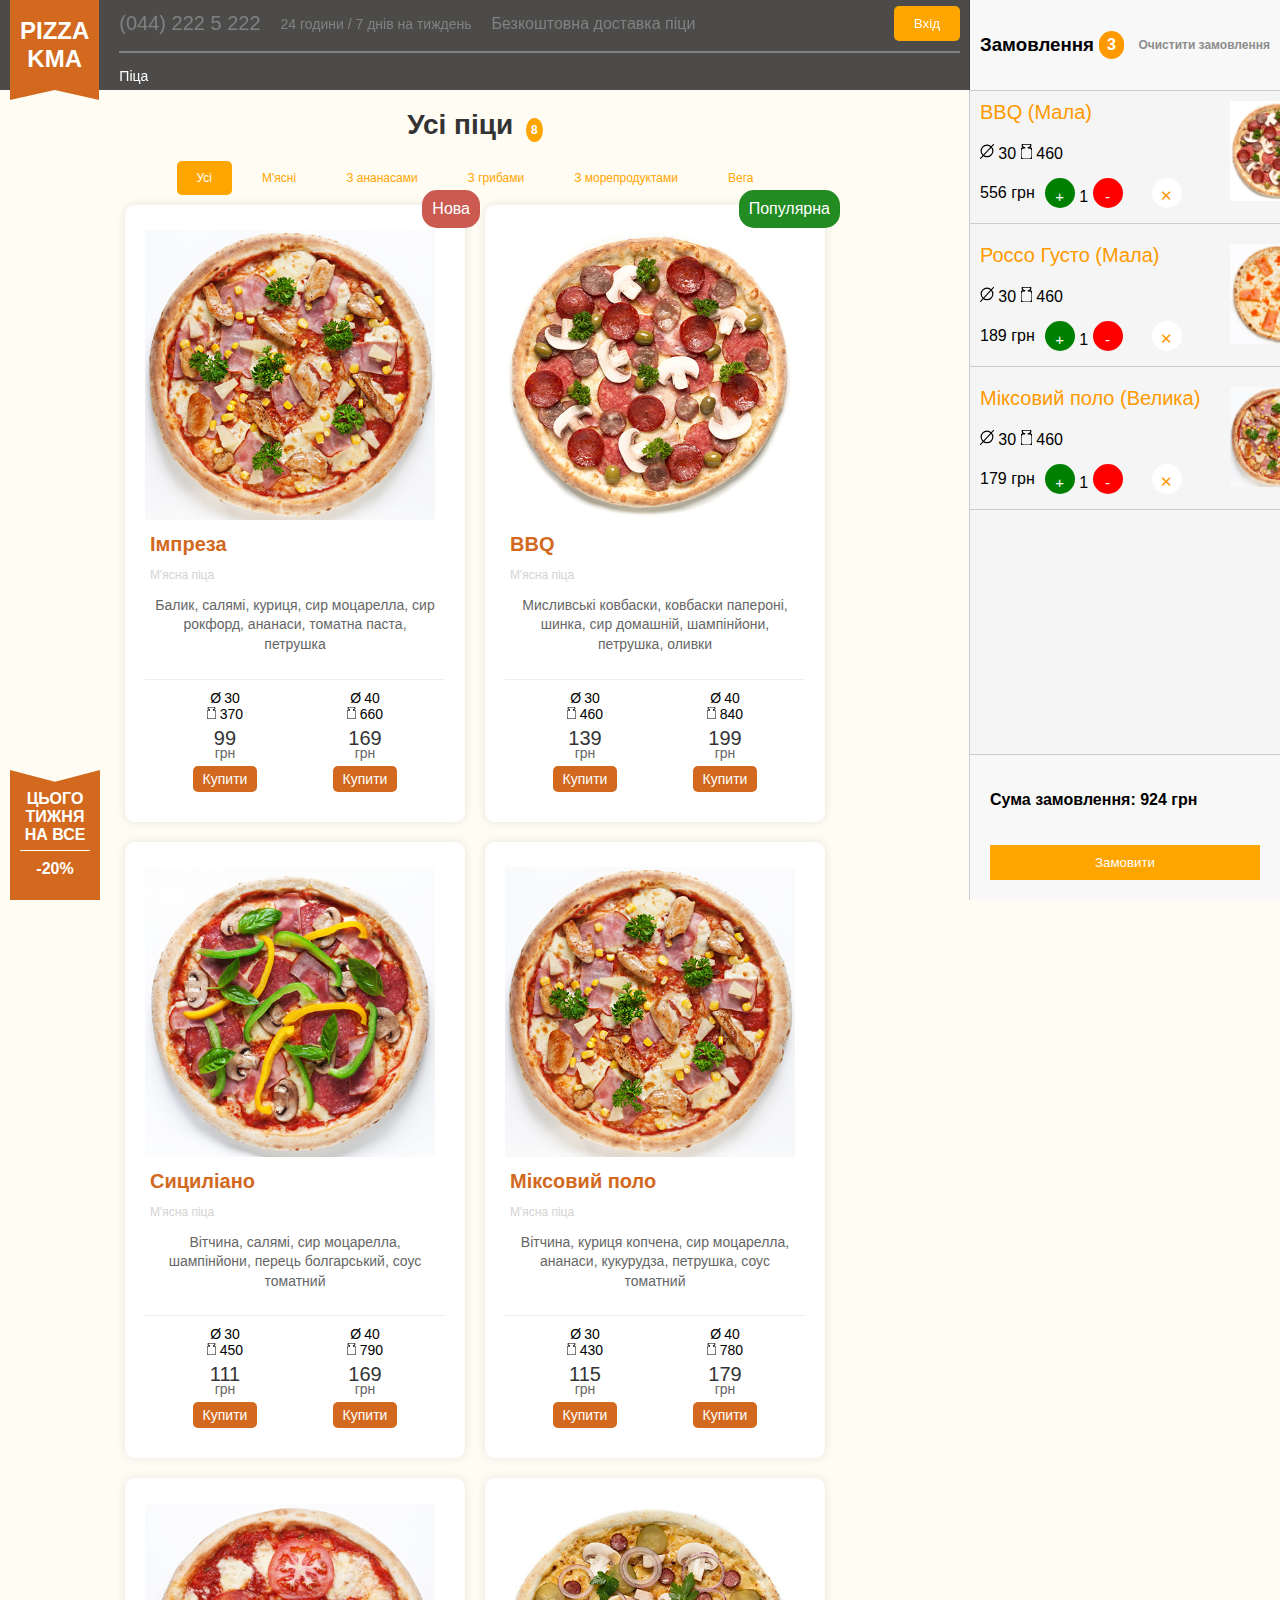
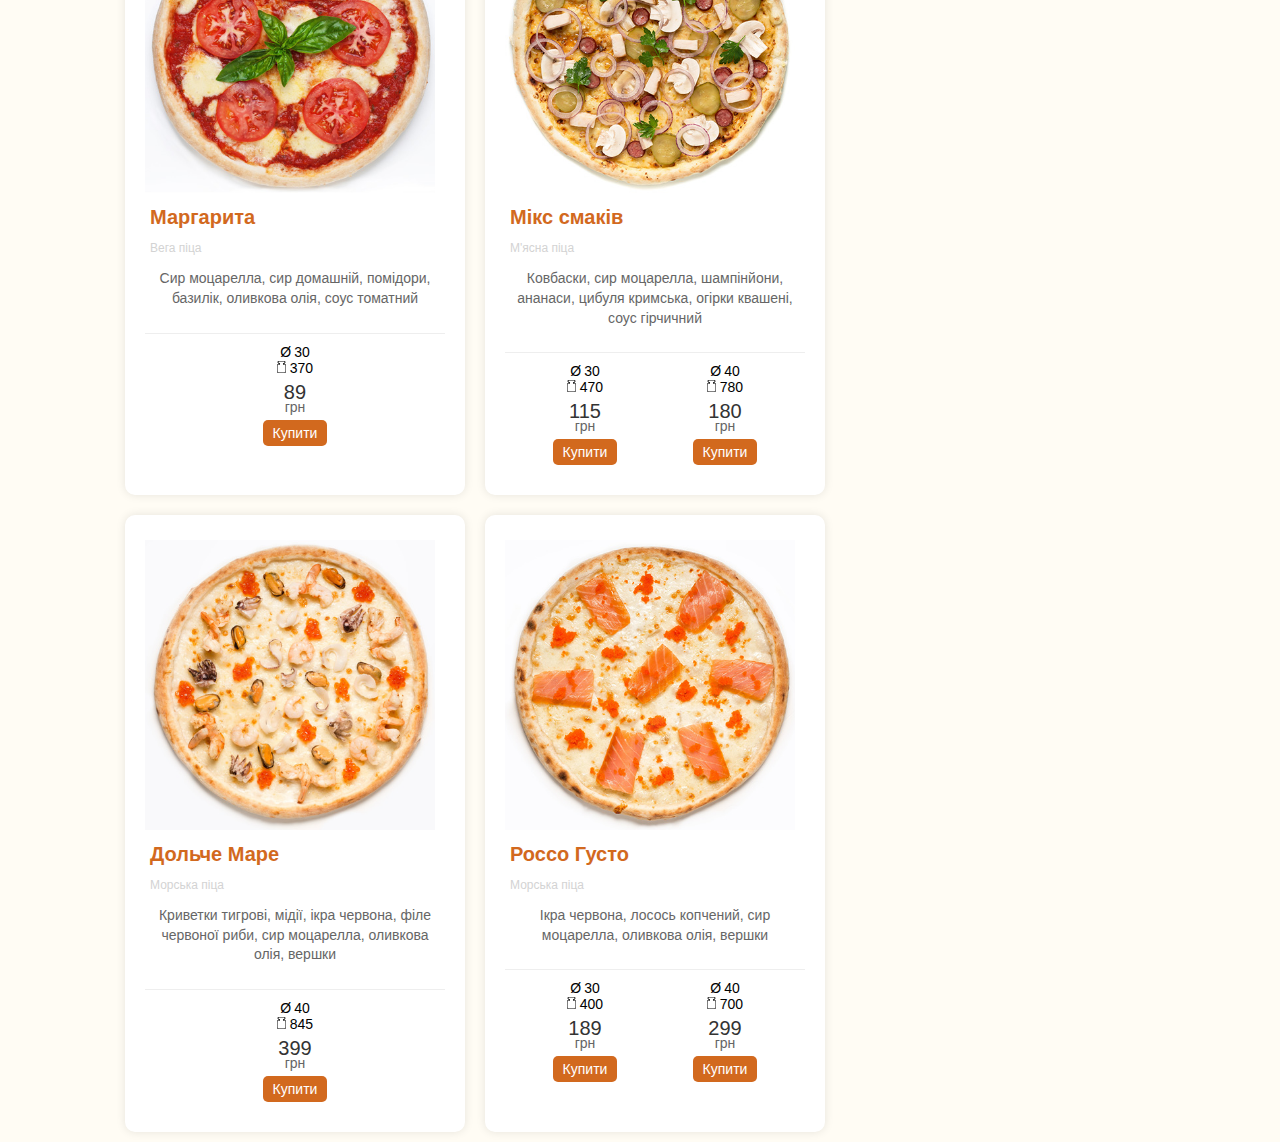
<file: bruh_version.html>
<!DOCTYPE html>
<html lang="uk">
<head>
    <meta charset="UTF-8">
    <meta name="viewport" content="width=device-width, initial-scale=1.0">
    <title>Піцерія НаУКМА</title>
    <link rel="stylesheet" href="bruh_version.css">
</head>
<body>
<div class="header">
    <div class="logo">
        PIZZA<br>KMA
    </div>
    <div class="header-content">
        <div class="contact-info">
            <span class="phone" >(044) 222 5 222</span>
            <span class="hours">24 години / 7 днів на тиждень</span>
            <span class ="delivery">Безкоштовна доставка піци</span>
            <div class="login">
                <button>Вхід</button>
            </div>
        </div>
        <div class="line"></div>
        <div class="pizza-header">Піца</div>
    </div>
</div>


<main>
        <div class="list">
            <div class="all-pizzas">
                <h1>Усі піци <span class="pizza-count">8</span></h1>
            </div>
            <div class="categories">
                <div class="category active">Усі</div>
                <div class="category">М'ясні</div>
                <div class="category">З ананасами</div>
                <div class="category">З грибами</div>
                <div class="category">З морепродуктами</div>
                <div class="category">Вега</div>
            </div>

            <div class="pizza-menu">
                <div class="pizza-item">
                    <span class="pizza-label-new">Нова</span>
                    <div class="pizza-header">
                        <img src="pizza_1.jpg" alt="Імпреза" class="pizza-icon">
                        <h2 class="pizza-title">Імпреза</h2>
                        <p class="pizza-type">М'ясна піца</p>
                    </div>
                    <div class="pizza-content">
                        <p>Балик, салямі, куриця, сир моцарелла, сир рокфорд, ананаси, томатна паста, петрушка</p>
                    </div>
                    <div class="pizza-sizes">
                        <div class="pizza-size">
                            <span class="pizza-size-diameter">30</span>
                            <span class="pizza-size-weight"><img src="weight.svg" alt="weight"> 370</span>
                            <span class="pizza-size-price">99</span>
                            <span class="pizza-size-hrn">грн</span>
                            <button class="pizza-size-button">Купити</button>
                        </div>
                        <div class="pizza-size">
                            <span class="pizza-size-diameter">40</span>
                            <span class="pizza-size-weight"><img src="weight.svg" alt="weight"> 660</span>
                            <span class="pizza-size-price">169</span>
                            <span class="pizza-size-hrn">грн</span>
                            <button class="pizza-size-button">Купити</button>
                        </div>
                    </div>
            </div>
                <div class="pizza-item">
                    <span class="pizza-label-popular">Популярна</span>
                    <div class="pizza-header">
                        <img src="pizza_2.jpg" alt="BBQ" class="pizza-icon">
                        <h2 class="pizza-title">BBQ</h2>
                        <p class="pizza-type">М'ясна піца</p>
                    </div>
                    <div class="pizza-content">
                        <p>Мисливські ковбаски, ковбаски папероні, шинка, сир домашній, шампінйони, петрушка, оливки</p>
                    </div>
                    <div class="pizza-sizes">
                        <div class="pizza-size">
                            <span class="pizza-size-diameter">30</span>
                            <span class="pizza-size-weight"><img src="weight.svg" alt="weight"> 460</span>
                            <span class="pizza-size-price">139</span>
                            <span class="pizza-size-hrn">грн</span>
                            <button class="pizza-size-button">Купити</button>
                        </div>
                        <div class="pizza-size">
                            <span class="pizza-size-diameter">40</span>
                            <span class="pizza-size-weight"><img src="weight.svg" alt="weight"> 840</span>
                            <span class="pizza-size-price">199</span>
                            <span class="pizza-size-hrn">грн</span>
                            <button class="pizza-size-button">Купити</button>
                        </div>
                    </div>
                </div>
                <div class="pizza-item">
                    <div class="pizza-header">
                        <img src="pizza_5.jpg" alt="Сициліано" class="pizza-icon">
                        <h2 class="pizza-title">Сициліано</h2>
                        <p class="pizza-type">М'ясна піца</p>
                    </div>
                    <div class="pizza-content">
                        <p>Вітчина, салямі, сир моцарелла, шампінйони, перець болгарський, соус томатний</p>
                    </div>
                    <div class="pizza-sizes">
                        <div class="pizza-size">
                            <span class="pizza-size-diameter">30</span>
                            <span class="pizza-size-weight"><img src="weight.svg" alt="weight"> 450</span>
                            <span class="pizza-size-price">111</span>
                            <span class="pizza-size-hrn">грн</span>
                            <button class="pizza-size-button">Купити</button>
                        </div>
                        <div class="pizza-size">
                            <span class="pizza-size-diameter">40</span>
                            <span class="pizza-size-weight"><img src="weight.svg" alt="weight"> 790</span>
                            <span class="pizza-size-price">169</span>
                            <span class="pizza-size-hrn">грн</span>
                            <button class="pizza-size-button">Купити</button>
                        </div>
                    </div>
                </div>

                <div class="pizza-item">
                    <div class="pizza-header">
                        <img src="pizza_1.jpg" alt="Міксовий поло" class="pizza-icon">
                        <h2 class="pizza-title">Міксовий поло</h2>
                        <p class="pizza-type">М'ясна піца</p>
                    </div>
                    <div class="pizza-content">
                        <p>Вітчина, куриця копчена, сир моцарелла, ананаси, кукурудза, петрушка, соус томатний</p>
                    </div>
                    <div class="pizza-sizes">
                        <div class="pizza-size">
                            <span class="pizza-size-diameter">30</span>
                            <span class="pizza-size-weight"><img src="weight.svg" alt="weight"> 430</span>
                            <span class="pizza-size-price">115</span>
                            <span class="pizza-size-hrn">грн</span>
                            <button class="pizza-size-button">Купити</button>
                        </div>
                        <div class="pizza-size">
                            <span class="pizza-size-diameter">40</span>
                            <span class="pizza-size-weight"><img src="weight.svg" alt="weight"> 780</span>
                            <span class="pizza-size-price">179</span>
                            <span class="pizza-size-hrn">грн</span>
                            <button class="pizza-size-button">Купити</button>
                        </div>
                    </div>

                </div>
                <div class="pizza-item">
                    <div class="pizza-header">
                        <img src="pizza_3.jpg" alt="Маргарита" class="pizza-icon">
                        <h2 class="pizza-title">Маргарита</h2>
                        <p class="pizza-type">Вега піца</p>
                    </div>
                    <div class="pizza-content">
                        <p>Сир моцарелла, сир домашній, помідори, базилік, оливкова олія, соус томатний</p>
                    </div>
                    <div class="pizza-sizes">
                        <div class="pizza-size">
                            <span class="pizza-size-diameter">30</span>
                            <span class="pizza-size-weight"><img src="weight.svg" alt="weight"> 370</span>
                            <span class="pizza-size-price">89</span>
                            <span class="pizza-size-hrn">грн</span>
                            <button class="pizza-size-button">Купити</button>
                        </div>
                    </div>
                </div>

                <div class="pizza-item">
                    <div class="pizza-header">
                        <img src="pizza_6.jpg" alt="Мікс смаків" class="pizza-icon">
                        <h2 class="pizza-title">Мікс смаків</h2>
                        <p class="pizza-type">М'ясна піца</p>
                    </div>
                    <div class="pizza-content">
                        <p>Ковбаски, сир моцарелла, шампінйони, ананаси, цибуля кримська, огірки квашені, соус гірчичний</p>
                    </div>
                    <div class="pizza-sizes">
                        <div class="pizza-size">
                            <span class="pizza-size-diameter">30</span>
                            <span class="pizza-size-weight"><img src="weight.svg" alt="weight"> 470</span>
                            <span class="pizza-size-price">115</span>
                            <span class="pizza-size-hrn">грн</span>
                            <button class="pizza-size-button">Купити</button>
                        </div>
                        <div class="pizza-size">
                            <span class="pizza-size-diameter">40</span>
                            <span class="pizza-size-weight"><img src="weight.svg" alt="weight"> 780</span>
                            <span class="pizza-size-price">180</span>
                            <span class="pizza-size-hrn">грн</span>
                            <button class="pizza-size-button">Купити</button>
                        </div>
                    </div>
                </div>

                <!-- Піца "Дольче Маре" -->
                <div class="pizza-item">
                    <div class="pizza-header">
                        <img src="pizza_8.jpg" alt="Дольче Маре" class="pizza-icon">
                        <h2 class="pizza-title">Дольче Маре</h2>
                        <p class="pizza-type">Морська піца</p>
                    </div>
                    <div class="pizza-content">
                        <p>Криветки тигрові, мідії, ікра червона, філе червоної риби, сир моцарелла, оливкова олія, вершки</p>
                    </div>
                    <div class="pizza-sizes">
                        <div class="pizza-size">
                            <span class="pizza-size-diameter">40</span>
                            <span class="pizza-size-weight"><img src="weight.svg" alt="weight"> 845</span>
                            <span class="pizza-size-price">399</span>
                            <span class="pizza-size-hrn">грн</span>
                            <button class="pizza-size-button">Купити</button>
                        </div>
                    </div>
                </div>
                <div class="pizza-item">
                    <div class="pizza-header">
                        <img src="pizza_4.jpg" alt="Россо Густо" class="pizza-icon">
                        <h2 class="pizza-title">Россо Густо</h2>
                        <p class="pizza-type">Морська піца</p>
                    </div>
                    <div class="pizza-content">
                        <p>Ікра червона, лосось копчений, сир моцарелла, оливкова олія, вершки</p>
                    </div>
                    <div class="pizza-sizes">
                        <div class="pizza-size">
                            <span class="pizza-size-diameter">30</span>
                            <span class="pizza-size-weight"><img src="weight.svg" alt="weight"> 400</span>
                            <span class="pizza-size-price">189</span>
                            <span class="pizza-size-hrn">грн</span>
                            <button class="pizza-size-button">Купити</button>
                        </div>
                        <div class="pizza-size">
                            <span class="pizza-size-diameter">40</span>
                            <span class="pizza-size-weight"><img src="weight.svg" alt="weight"> 700</span>
                            <span class="pizza-size-price">299</span>
                            <span class="pizza-size-hrn">грн</span>
                            <button class="pizza-size-button">Купити</button>
                        </div>
                    </div>
                </div>
            </div>
        </div>
    </main>


<aside class="order-summary">
    <div class="order-summary-header">
        <div>
            <h3>Замовлення</h3>
            <p class="amount-in-order">3</p>
            <p class="clear-order">Очистити замовлення</p>
        </div>
    </div>
    <ul class="order-list">
        <li class="order-item">
            <span class="item-name">BBQ (Мала)</span>
            <div class="item-properties"><img src="size-icon.svg"></img> <span>30</span> <img src="weight.svg"> <span>460</span></div>
            <div id="item-controls">
                <span>556 грн</span>
                <div>
                    <button class="buy">+</button>
                    <span class=" menu-amount">1</span>
                    <button class="dec">-</button>
                </div>
                <button class="summary-item-delete-button">X</button>
            </div>
            <img class="order-img" src="pizza_2.jpg">
        </li>
        <li class="order-item">

            <span class="item-name">Россо Густо (Мала)</span>
            <div class="item-properties"><img src="size-icon.svg"></img> <span>30</span> <img src="weight.svg"> <span>460</span></div>
            <div id="item-controls">
                <span>189 грн</span>
                <div>
                    <button class="buy">+</button>
                    <span class=" menu-amount">1</span>
                    <button class="dec">-</button>
                </div>
                <button class="summary-item-delete-button">X</button>
            </div>
            <img class="order-img" src="pizza_4.jpg">

        </li>
        <li class="order-item">

            <span class="item-name">Міксовий поло (Велика)</span>
            <div class="item-properties"><img src="size-icon.svg"></img> <span>30</span> <img src="weight.svg"> <span>460</span></div>
            <div id="item-controls">
                <span>179 грн</span>
                <div>
                    <button class="buy">+</button>
                    <span class=" menu-amount">1</span>
                    <button class="dec">-</button>
                </div>
                <button class="summary-item-delete-button">X</button>
            </div>
            <img class="order-img" src="pizza_1.jpg">
        </li>
    </ul>
    <div class="buy-section">
        <p>Сума замовлення: 924 грн</p>
        <button class="order">Замовити</button>
    </div>
</aside>
    <div class ="lower-bage">
        ЦЬОГО <br> ТИЖНЯ<br> НА ВСE
        <div class = "dot-line">
        </div>
        -20%
    </div>
</body>
</html>
</file>
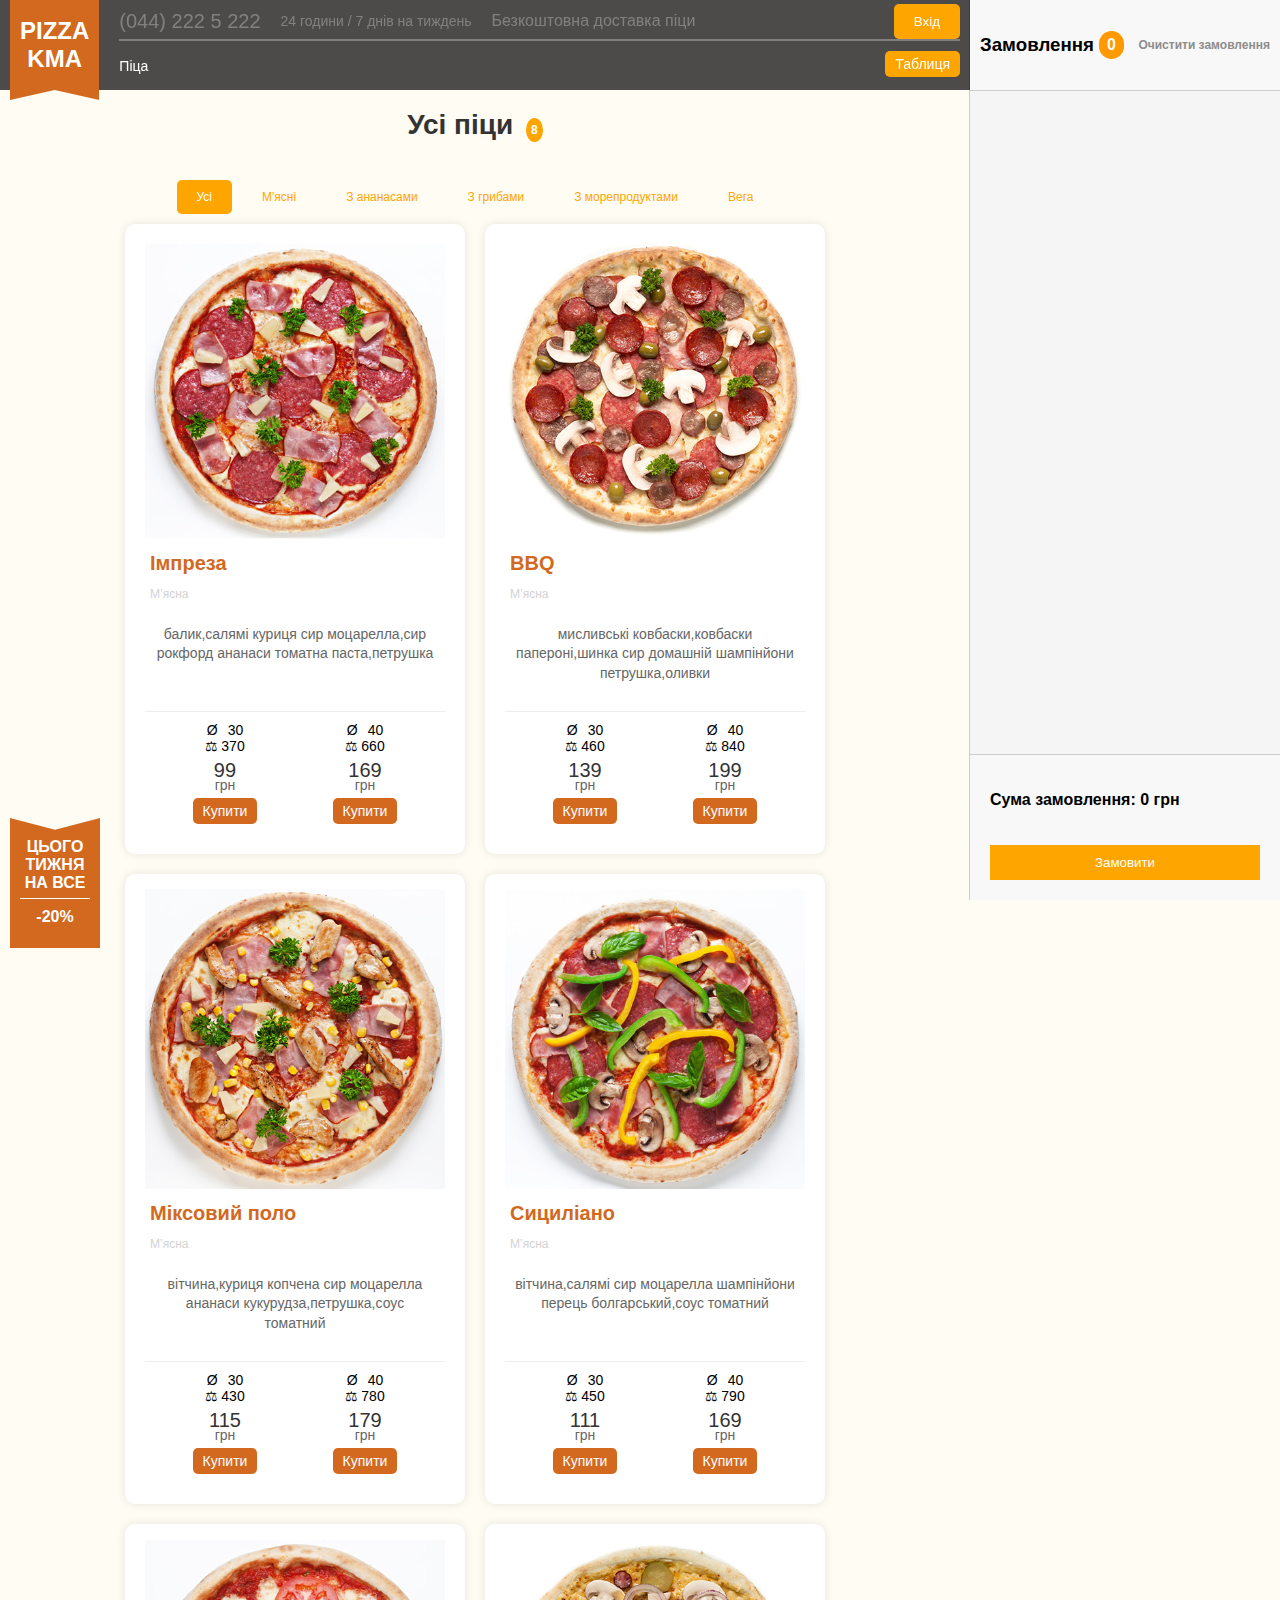
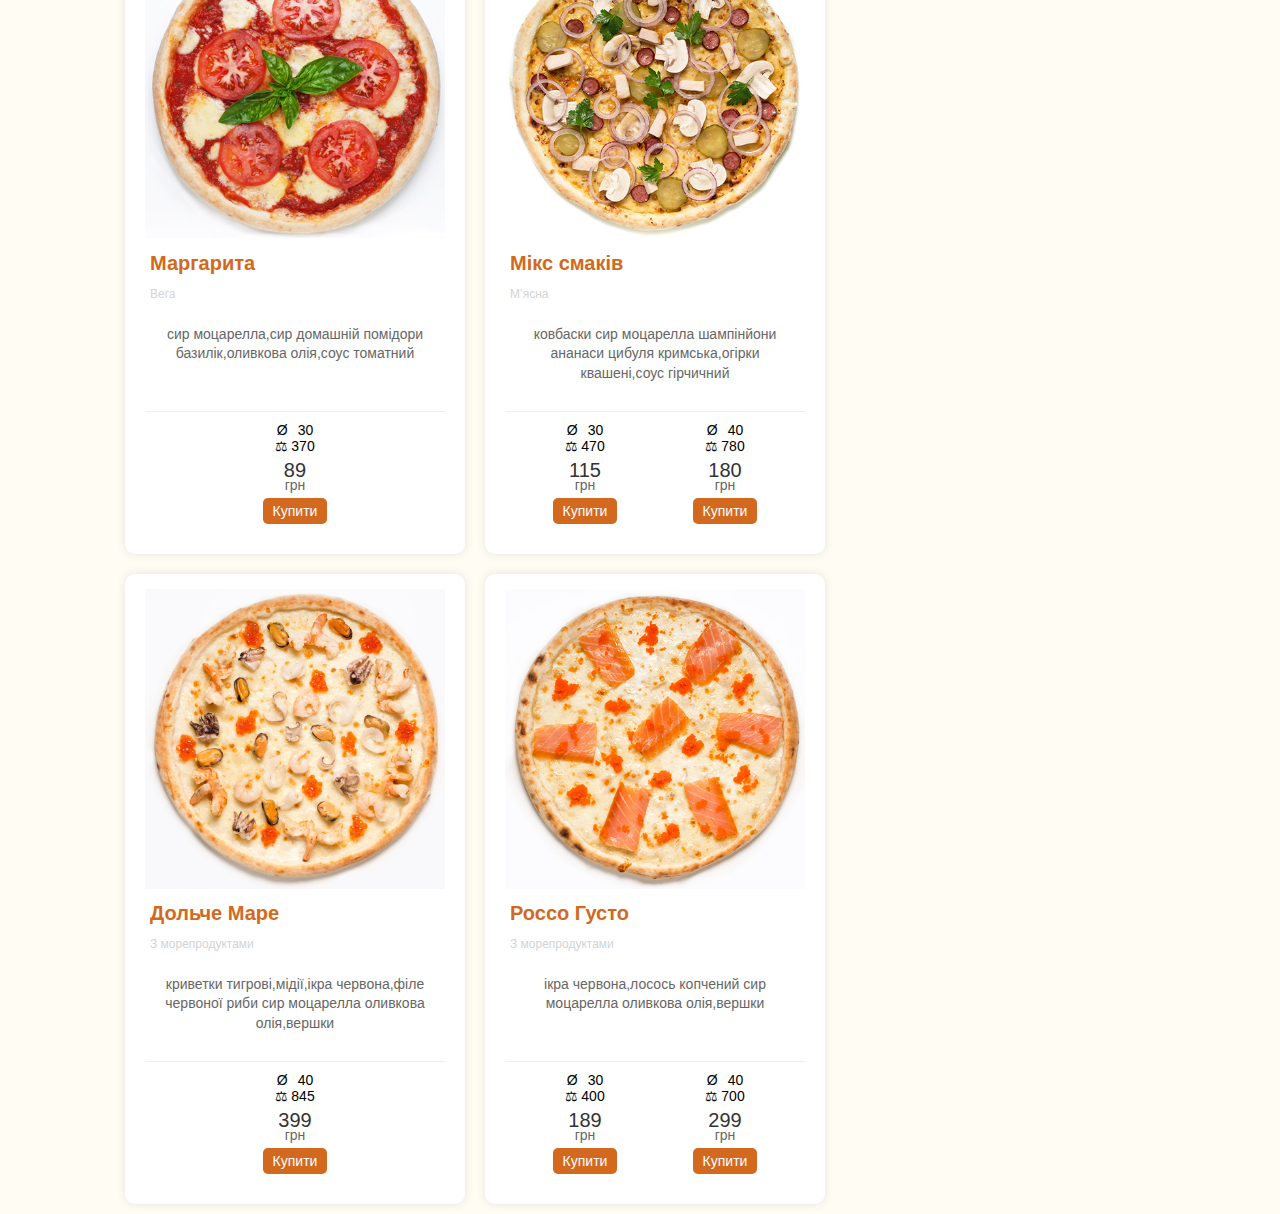
<file: bruh_version1.html>
<!DOCTYPE html>
<html lang="uk">
<head>
    <meta charset="UTF-8">
    <meta name="viewport" content="width=device-width, initial-scale=1.0">
    <title>Піцерія НаУКМА</title>
    <link rel="stylesheet" href="bruh_version1.css">
    <script type="module" src="bruh_version1.js"></script>
    <link href="https://cdn.webdatarocks.com/latest/webdatarocks.min.css" rel="stylesheet"/>
    <script src="https://cdn.webdatarocks.com/latest/webdatarocks.toolbar.min.js"></script>
    <script src="https://cdn.webdatarocks.com/latest/webdatarocks.js"></script>
</head>
<body>
<div class="header">
    <div class="logo">
        PIZZA<br>KMA
    </div>
    <div class="header-content">
        <div class="contact-info">
            <span class="phone">(044) 222 5 222</span>
            <span class="hours">24 години / 7 днів на тиждень</span>
            <span class="delivery">Безкоштовна доставка піци</span>
            <div class="login">
                <button>Вхід</button>
            </div>
        </div>
        <div class="line"></div>
        <div class="pizza-header-container">
            <div class="pizza-header">Піца</div>
            <button class="table-button">Таблиця</button>
        </div>
    </div>
</div>


<main>

        <template id="cart-item-template">

            <li class="order-item">
                <span class="item-name"></span>
                <div class="item-properties"><img src="size-icon.svg"></img> <span id="size"></span> <img src="weight.svg"> <span id="weight"></span></div>
                <div id="item-controls">
                    <span id="total-pizza-type-cost"></span>
                    <div>
                        <button class="buy">+</button>
                        <span class="menu-amount"></span>
                        <button class="dec">-</button>
                    </div>
                    <button class="summary-item-delete-button">X</button>
                </div>
                <img class="order-img" src="">
            </li>

        </template>

        <template id="menu-item-template">

            <div class="pizza-item">
                <div class="pizza-header">
                    <img class="pizza-icon">
                    <h2 class="pizza-title"></h2>
                    <p class="pizza-type"></p>
                </div>
                <div class="pizza-content">
                    <p></p>
                </div>
                <div class="pizza-sizes">             
                </div>
            </div>

        </template>

        <template id="pizza-size-option-template">

            <div class="pizza-size">
                <span class="pizza-size-diameter"></span>
                <span class="pizza-size-weight"><img src="weight.svg" alt="weight"></span>
                <span class="pizza-size-price"></span>
                <span class="pizza-size-hrn">грн</span>
                <button class="pizza-size-button">Купити</button>
            </div>

        </template>


        <div class="list">
            <div class="all-pizzas">
                <h1>Усі піци <span class="pizza-count">8</span></h1>
            </div>
            <div class="categories">
                <div class="category active">Усі</div>
                <div class="category">М'ясні</div>
                <div class="category">З ананасами</div>
                <div class="category">З грибами</div>
                <div class="category">З морепродуктами</div>
                <div class="category">Вега</div>
            </div>

            <div class="pizza-menu">
                <div class="pizza-item">
                    <span class="pizza-label-new">Нова</span>
                    <div class="pizza-header">
                        <img src="images/pizza_1.jpg" alt="Імпреза" class="pizza-icon">
                        <h2 class="pizza-title">Імпреза</h2>
                        <p class="pizza-type">М'ясна піца</p>
                    </div>
                    <div class="pizza-content">
                        <p>Балик, салямі, куриця, сир моцарелла, сир рокфорд, ананаси, томатна паста, петрушка</p>
                    </div>
                    <div class="pizza-sizes">
                        <div class="pizza-size">
                            <span class="pizza-size-diameter">30</span>
                            <span class="pizza-size-weight"><img src="weight.svg" alt="weight"> 370</span>
                            <span class="pizza-size-price">99</span>
                            <span class="pizza-size-hrn">грн</span>
                            <button class="pizza-size-button">Купити</button>
                        </div>
                        <div class="pizza-size">
                            <span class="pizza-size-diameter">40</span>
                            <span class="pizza-size-weight"><img src="weight.svg" alt="weight"> 660</span>
                            <span class="pizza-size-price">169</span>
                            <span class="pizza-size-hrn">грн</span>
                            <button class="pizza-size-button">Купити</button>
                        </div>
                    </div>
            </div>
                <div class="pizza-item">
                    <span class="pizza-label-popular">Популярна</span>
                    <div class="pizza-header">
                        <img src="images/pizza_2.jpg" alt="BBQ" class="pizza-icon">
                        <h2 class="pizza-title">BBQ</h2>
                        <p class="pizza-type">М'ясна піца</p>
                    </div>
                    <div class="pizza-content">
                        <p>Мисливські ковбаски, ковбаски папероні, шинка, сир домашній, шампінйони, петрушка, оливки</p>
                    </div>
                    <div class="pizza-sizes">
                        <div class="pizza-size">
                            <span class="pizza-size-diameter">30</span>
                            <span class="pizza-size-weight"><img src="weight.svg" alt="weight"> 460</span>
                            <span class="pizza-size-price">139</span>
                            <span class="pizza-size-hrn">грн</span>
                            <button class="pizza-size-button">Купити</button>
                        </div>
                        <div class="pizza-size">
                            <span class="pizza-size-diameter">40</span>
                            <span class="pizza-size-weight"><img src="weight.svg" alt="weight"> 840</span>
                            <span class="pizza-size-price">199</span>
                            <span class="pizza-size-hrn">грн</span>
                            <button class="pizza-size-button">Купити</button>
                        </div>
                    </div>
                </div>
                <div class="pizza-item">
                    <div class="pizza-header">
                        <img src="images/pizza_5.jpg" alt="Сициліано" class="pizza-icon">
                        <h2 class="pizza-title">Сициліано</h2>
                        <p class="pizza-type">М'ясна піца</p>
                    </div>
                    <div class="pizza-content">
                        <p>Вітчина, салямі, сир моцарелла, шампінйони, перець болгарський, соус томатний</p>
                    </div>
                    <div class="pizza-sizes">
                        <div class="pizza-size">
                            <span class="pizza-size-diameter">30</span>
                            <span class="pizza-size-weight"><img src="weight.svg" alt="weight"> 450</span>
                            <span class="pizza-size-price">111</span>
                            <span class="pizza-size-hrn">грн</span>
                            <button class="pizza-size-button">Купити</button>
                        </div>
                        <div class="pizza-size">
                            <span class="pizza-size-diameter">40</span>
                            <span class="pizza-size-weight"><img src="weight.svg" alt="weight"> 790</span>
                            <span class="pizza-size-price">169</span>
                            <span class="pizza-size-hrn">грн</span>
                            <button class="pizza-size-button">Купити</button>
                        </div>
                    </div>
                </div>

                <div class="pizza-item">
                    <div class="pizza-header">
                        <img src="images/pizza_1.jpg" alt="Міксовий поло" class="pizza-icon">
                        <h2 class="pizza-title">Міксовий поло</h2>
                        <p class="pizza-type">М'ясна піца</p>
                    </div>
                    <div class="pizza-content">
                        <p>Вітчина, куриця копчена, сир моцарелла, ананаси, кукурудза, петрушка, соус томатний</p>
                    </div>
                    <div class="pizza-sizes">
                        <div class="pizza-size">
                            <span class="pizza-size-diameter">30</span>
                            <span class="pizza-size-weight"><img src="weight.svg" alt="weight"> 430</span>
                            <span class="pizza-size-price">115</span>
                            <span class="pizza-size-hrn">грн</span>
                            <button class="pizza-size-button">Купити</button>
                        </div>
                        <div class="pizza-size">
                            <span class="pizza-size-diameter">40</span>
                            <span class="pizza-size-weight"><img src="weight.svg" alt="weight"> 780</span>
                            <span class="pizza-size-price">179</span>
                            <span class="pizza-size-hrn">грн</span>
                            <button class="pizza-size-button">Купити</button>
                        </div>
                    </div>

                </div>
                <div class="pizza-item">
                    <div class="pizza-header">
                        <img src="images/pizza_3.jpg" alt="Маргарита" class="pizza-icon">
                        <h2 class="pizza-title">Маргарита</h2>
                        <p class="pizza-type">Вега піца</p>
                    </div>
                    <div class="pizza-content">
                        <p>Сир моцарелла, сир домашній, помідори, базилік, оливкова олія, соус томатний</p>
                    </div>
                    <div class="pizza-sizes">
                        <div class="pizza-size">
                            <span class="pizza-size-diameter">30</span>
                            <span class="pizza-size-weight"><img src="weight.svg" alt="weight"> 370</span>
                            <span class="pizza-size-price">89</span>
                            <span class="pizza-size-hrn">грн</span>
                            <button class="pizza-size-button">Купити</button>
                        </div>
                    </div>
                </div>

                <div class="pizza-item">
                    <div class="pizza-header">
                        <img src="images/pizza_6.jpg" alt="Мікс смаків" class="pizza-icon">
                        <h2 class="pizza-title">Мікс смаків</h2>
                        <p class="pizza-type">М'ясна піца</p>
                    </div>
                    <div class="pizza-content">
                        <p>Ковбаски, сир моцарелла, шампінйони, ананаси, цибуля кримська, огірки квашені, соус гірчичний</p>
                    </div>
                    <div class="pizza-sizes">
                        <div class="pizza-size">
                            <span class="pizza-size-diameter">30</span>
                            <span class="pizza-size-weight"><img src="weight.svg" alt="weight"> 470</span>
                            <span class="pizza-size-price">115</span>
                            <span class="pizza-size-hrn">грн</span>
                            <button class="pizza-size-button">Купити</button>
                        </div>
                        <div class="pizza-size">
                            <span class="pizza-size-diameter">40</span>
                            <span class="pizza-size-weight"><img src="weight.svg" alt="weight"> 780</span>
                            <span class="pizza-size-price">180</span>
                            <span class="pizza-size-hrn">грн</span>
                            <button class="pizza-size-button">Купити</button>
                        </div>
                    </div>
                </div>

                <!-- Піца "Дольче Маре" -->
                <div class="pizza-item">
                    <div class="pizza-header">
                        <img src="images/pizza_8.jpg" alt="Дольче Маре" class="pizza-icon">
                        <h2 class="pizza-title">Дольче Маре</h2>
                        <p class="pizza-type">Морська піца</p>
                    </div>
                    <div class="pizza-content">
                        <p>Криветки тигрові, мідії, ікра червона, філе червоної риби, сир моцарелла, оливкова олія, вершки</p>
                    </div>
                    <div class="pizza-sizes">
                        <div class="pizza-size">
                            <span class="pizza-size-diameter">40</span>
                            <span class="pizza-size-weight"><img src="weight.svg" alt="weight"> 845</span>
                            <span class="pizza-size-price">399</span>
                            <span class="pizza-size-hrn">грн</span>
                            <button class="pizza-size-button">Купити</button>
                        </div>
                    </div>
                </div>
                <div class="pizza-item">
                    <div class="pizza-header">
                        <img src="images/pizza_4.jpg" alt="Россо Густо" class="pizza-icon">
                        <h2 class="pizza-title">Россо Густо</h2>
                        <p class="pizza-type">Морська піца</p>
                    </div>
                    <div class="pizza-content">
                        <p>Ікра червона, лосось копчений, сир моцарелла, оливкова олія, вершки</p>
                    </div>
                    <div class="pizza-sizes">
                        <div class="pizza-size">
                            <span class="pizza-size-diameter">30</span>
                            <span class="pizza-size-weight"><img src="weight.svg" alt="weight"> 400</span>
                            <span class="pizza-size-price">189</span>
                            <span class="pizza-size-hrn">грн</span>
                            <button class="pizza-size-button">Купити</button>
                        </div>
                        <div class="pizza-size">
                            <span class="pizza-size-diameter">40</span>
                            <span class="pizza-size-weight"><img src="weight.svg" alt="weight"> 700</span>
                            <span class="pizza-size-price">299</span>
                            <span class="pizza-size-hrn">грн</span>
                            <button class="pizza-size-button">Купити</button>
                        </div>
                    </div>
                </div>
            </div>
        </div>
    </main>


<aside class="order-summary">
    <div class="order-summary-header">
        <div>
            <h3>Замовлення</h3>
            <p class="amount-in-order">3</p>
            <p class="clear-order">Очистити замовлення</p>
        </div>
    </div>
    <ul class="order-list">
        <li class="order-item">
            <span class="item-name">BBQ (Мала)</span>
            <div class="item-properties"><img src="size-icon.svg"></img> <span>30</span> <img src="weight.svg"> <span>460</span></div>
            <div id="item-controls">
                <span>139 грн</span>
                <div>
                    <button class="buy">+</button>
                    <span class=" menu-amount">1</span>
                    <button class="dec">-</button>
                </div>
                <button class="summary-item-delete-button">X</button>
            </div>
            <img class="order-img" src="images/pizza_2.jpg">
        </li>
        <li class="order-item">
            <span class="item-name">Россо Густо (Мала)</span>
            <div class="item-properties"><img src="size-icon.svg"></img> <span>30</span> <img src="weight.svg"> <span>460</span></div>
            <div id="item-controls">
                <span>189 грн</span>
                <div>
                    <button class="buy">+</button>
                    <span class=" menu-amount">1</span>
                    <button class="dec">-</button>
                </div>
                <button class="summary-item-delete-button">X</button>
            </div>
            <img class="order-img" src="images/pizza_4.jpg">

        </li>
        <li class="order-item">

            <span class="item-name">Міксовий поло (Велика)</span>
            <div class="item-properties"><img src="size-icon.svg"></img> <span>30</span> <img src="weight.svg"> <span>460</span></div>
            <div id="item-controls">
                <span>179 грн</span>
                <div>
                    <button class="buy">+</button>
                    <span class=" menu-amount">1</span>
                    <button class="dec">-</button>
                </div>
                <button class="summary-item-delete-button">X</button>
            </div>
            <img class="order-img" src="images/pizza_1.jpg">
        </li>
    </ul>
    <div class="buy-section">
        <p>Сума замовлення: <span id="cart-price-sum"></span> грн</p>
        <button class="order">Замовити</button>
    </div>
</aside>
    <div class ="lower-bage">
        ЦЬОГО <br> ТИЖНЯ<br> НА ВСE
        <div class = "dot-line">
        </div>
        -20%
    </div>

<div id="tableOverlay" class="table-overlay">
    <div class="table-content">
        <button id="closeTableButton" class="close-table-button">✕</button>
        <p id ="zvit">Звіт по обраним піцам</p>
        <div id="pizzaPivotTable"></div>
    </div>
</div>

</body>
</html>
</file>
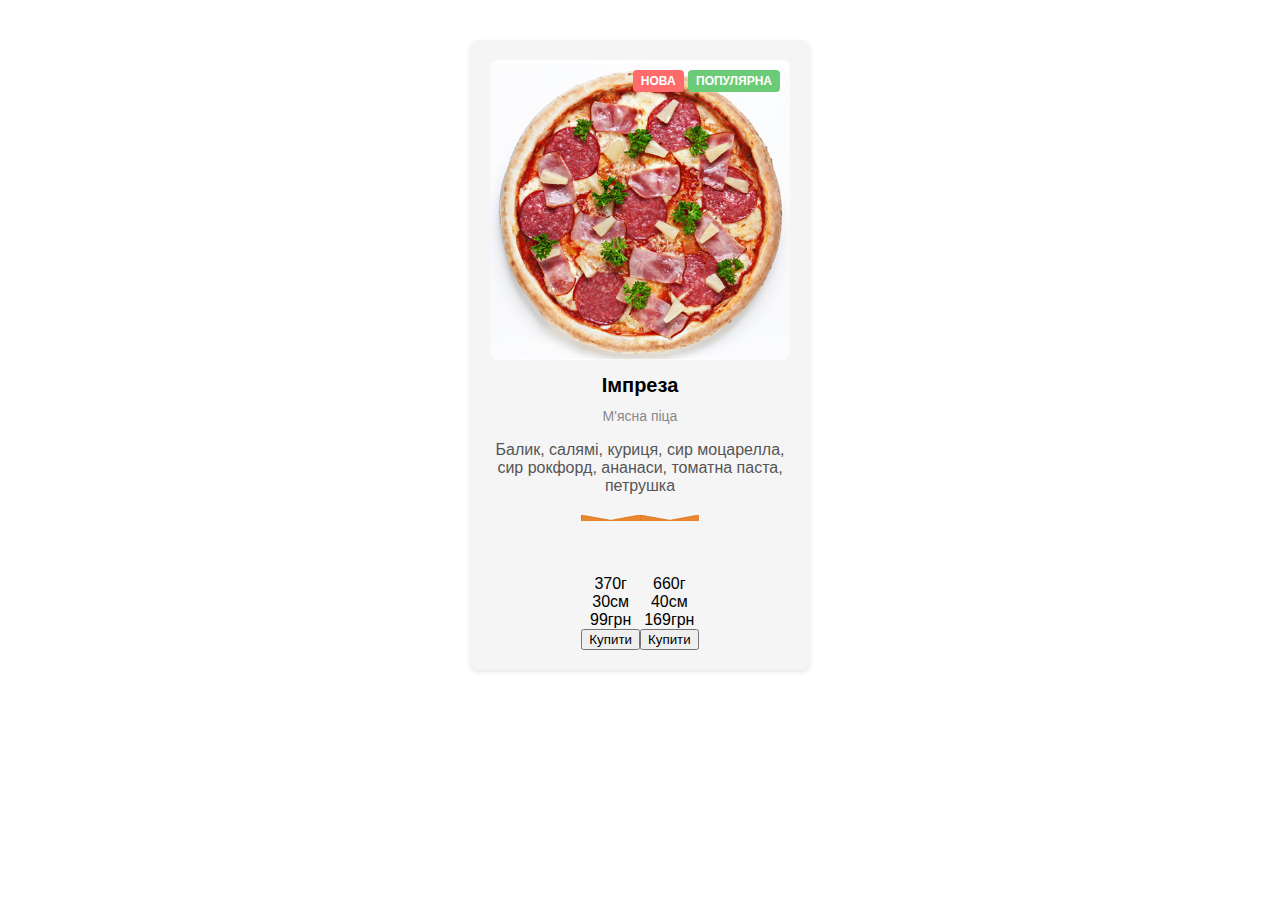
<file: my shi/pizza_card.html>
<!DOCTYPE html>
<html lang="en">
<head>
    <meta charset="UTF-8">
    <meta name="viewport" content="width=device-width, initial-scale=1.0">
    <title>Піца Меню</title>
    <link rel="stylesheet" href="style.css">
</head>
<body>
<div class="pizza-menu">
    <div class="pizza-item">
        <div class="pizza-header">
            <img src="pizza_7.jpg" alt="Імпреза" class="pizza-icon">
            <h2 class="pizza-title">Імпреза</h2>
            <span class="pizza-type">М'ясна піца</span>
            <div class="pizza-labels">
                <span class="pizza-label new">Нова</span>
                <span class="pizza-label popular">Популярна</span>
            </div>
        </div>
        <div class="pizza-content">
            <p>Балик, салямі, куриця, сир моцарелла, сир рокфорд, ананаси, томатна паста, петрушка</p>
        </div>
        <div class="pizza-sizes">
            <div class="pizza-size">
                <svg class="pizza-size-icon" viewBox="0 0 100 11">
                    <path d="M51,9 L0,0 L0,192 L50,182.619488 L100,192 L100,0 L51,9 Z" stroke="#D16200" fill="#EA862E"></path>
                </svg>
                <span class="pizza-size-weight">
            <svg class="pizza-size-weight-icon" viewBox="0 0 9 12">
              <path d="M98,45.9654442 L98,46 L96.9973917,46 C95.8942627,46 95,46.8958578 95,47.9973917 L95,53.0026083 C95,54.1057373 95.8958578,55 96.9973917,55 L102.002608,55 C103.105737,55 104,54.1041422 104,53.0026083 L104,47.9973917 C104,46.8942627 103.104142,46 102.002608,46 L101,46 L101,46 L101,45.9654442 C101.748083,45.9545202 102.163921,45.5360613 102.163921,45.5360613 C102.625675,45.2272797 103,44.5382107 103,43.9768979 L103,44.0000649 C103,43.4477443 102.562119,43 101.997071,43 L97.0029293,43 C96.4490268,43 96,43.4387521 96,44.0000649 L96,43.9768979 C96,44.5292185 96.3632889,45.2211969 96.8396809,45.5062525 C96.8396809,45.5062525 97.2124165,45.8542283 98,45.9654442 Z"></path>
            </svg>
            370г
          </span>
                <span class="pizza-size-diameter">30см</span>
                <span class="pizza-size-price">99грн</span>
                <button class="pizza-size-button">Купити</button>
            </div>
            <div class="pizza-size">
                <svg class="pizza-size-icon" viewBox="0 0 100 11">
                    <path d="M51,9 L0,0 L0,192 L50,182.619488 L100,192 L100,0 L51,9 Z" stroke="#D16200" fill="#EA862E"></path>
                </svg>
                <span class="pizza-size-weight">
            <svg class="pizza-size-weight-icon" viewBox="0 0 9 12">
              <path d="M98,45.9654442 L98,46 L96.9973917,46 C95.8942627,46 95,46.8958578 95,47.9973917 L95,53.0026083 C95,54.1057373 95.8958578,55 96.9973917,55 L102.002608,55 C103.105737,55 104,54.1041422 104,53.0026083 L104,47.9973917 C104,46.8942627 103.104142,46 102.002608,46 L101,46 L101,46 L101,45.9654442 C101.748083,45.9545202 102.163921,45.5360613 102.163921,45.5360613 C102.625675,45.2272797 103,44.5382107 103,43.9768979 L103,44.0000649 C103,43.4477443 102.562119,43 101.997071,43 L97.0029293,43 C96.4490268,43 96,43.4387521 96,44.0000649 L96,43.9768979 C96,44.5292185 96.3632889,45.2211969 96.8396809,45.5062525 C96.8396809,45.5062525 97.2124165,45.8542283 98,45.9654442 Z"></path>
            </svg>
            660г
          </span>
                <span class="pizza-size-diameter">40см</span>
                <span class="pizza-size-price">169грн</span>
                <button class="pizza-size-button">Купити</button>
            </div>
        </div>
    </div>
    <!-- Інші піци ... -->
</div>
</body>
</html>
</file>
<file: bruh_version.css>
body {
    font-family: Arial, sans-serif;
    margin: 0;
    background-color: rgb(255, 252, 244);
}
.header {
    background-color: rgba(0, 0, 0, 0.7);
    padding: 10px;
    display: flex;
    align-items: center;
    justify-content: space-between;
    height: 70px;
    width: calc(100% - 330px);
    position: fixed;
    z-index: 1;
}

.logo {
    font-size: 24px;
    color: white;
    font-weight: bold;
    background-color: chocolate;
    height: 90px;
    padding: 10px;
    margin-right: 20px;
    clip-path: polygon(0 0, 100% 0, 100% 100%, 50% 91%, 0 100%);
    display: flex;
    justify-content: center;
    align-items: center;
    text-align: center;
}

.header-content {
    display: flex;
    flex-direction: column;
    width: 100%;
}

.contact-info {
    display: flex;
    flex-direction: row;
    align-items: center;
    justify-content: space-between;
    width: 100%;
    color: gray;
}

.contact-info span {
    margin-right: 20px;
}

.login {
    margin-left: auto;
}

.login button {
    background-color: orange;
    color: white;
    border: none;
    padding: 10px 20px;
    cursor: pointer;
    border-radius: 5px;
}

.login button:hover {
    background-color: darkorange;
}

.line {
    height: 2px;
    background-color: gray;
    width: 100%;
    margin: 10px 0;
}

.pizza-header {
    color: white;
    font-size: 14px;
    margin-left: -10px;
    margin-top: -5px;
}

.phone {
    font-size: 20px;
}

.hours {
    font-size: 14px;
}

.delivery {
    font-size: 16px;
}
@media (max-width: 1130px) {
    .delivery{
        display: none;
    }
}
@media (max-width: 915px) {
    .hours{
        display: none;
    }
}
main {
    justify-content: space-between;
    flex-direction: column;
    margin-right: 330px;
    margin-top: 90px;
    position: absolute;
}

.pizza-menu {
    display: flex;
    flex-wrap: wrap;
    justify-content: center;
}

.pizza-item {
    background-color: white;
    border-radius: 10px;
    box-shadow: 0 0 10px rgba(0, 0, 0, 0.1);
    margin: 10px;
    text-align: center;
    position: relative;
    padding: 20px;
    width:300px;
}

.pizza-label-new {
    position: absolute;
    padding: 10px;
    color: white;
    background-color: #cb5b51;
    border-radius: 15px;
    width: min-content;
    height:min-content;

    right: -15px;
    top: -15px;

}
.pizza-label-popular {
    position: absolute;
    padding: 10px;
    color: white;
    background-color: forestgreen;
    border-radius: 15px;
    width: min-content;
    height:min-content;

    right: -15px;
    top: -15px;

}

.pizza-header {
    padding: 10px 10px 0px 10px;
    position: relative;
}

.pizza-icon {
    width: 100%;
    height: auto;
}

.pizza-title {
    font-size: 20px;
    color: chocolate;
    margin: 10px 5px 5px;
    text-align: left;
}

.pizza-type {
    text-align: left;
    font-size: 12px;
    color: lightgray;
    margin-bottom: 10px;
    margin-left: 5px;
}


.pizza-content {
    padding: 0 10px 10px;
    font-size: 14px;
    color: #666;
    line-height: 1.4;
}

.pizza-sizes {
    display: flex;
    justify-content: space-around;
    padding: 10px;
    border-top: 1px solid #eee;
}

.pizza-size {
    display: flex;
    flex-direction: column;
    align-items: center;
    font-size: 14px;
}

.pizza-size-diameter::before {
    content: "\D8";
    margin-right: 3px;
}

.pizza-size-weight::before {
 /* символ ваги */
    margin-right: 3px;
}

.pizza-size-price {
    font-size: 20px;
    color: #333;
    margin-top: 5px;
}

.pizza-size-hrn {
    font-size: 14px;
    color: #666;
    margin-top: -5px;
}

.pizza-size-button {
    background-color: chocolate;
    color: white;
    border: none;
    border-radius: 5px;
    padding: 5px 10px;
    font-size: 14px;
    cursor: pointer;
    margin-top: 5px;
    transition: background-color 0.3s;
}

.pizza-size-button:hover {
    background-color: darkorange;
}

.all-pizzas {
    text-align: center;
    font-size: 14px;
    color: #333;
    margin-bottom: 20px;
}

.pizza-count {
    font-size:12px;
    background-color: orange;
    color: white;
    border-radius: 50%;
    padding: 5px;
    margin-left: 5px;
}

.categories {
    display: flex;
    flex-wrap: wrap;
    justify-content: center;
    gap: 10px;
}

.category {
    display: flex;
    font-size: 12px;
    color: orange;
    padding: 10px 20px;
    background-color: rgb(255, 252, 244);
    border-radius: 5px;
    cursor: pointer;
    transition: background-color 0.3s, color 0.3s;
}

.category:hover {
    background-color: orange;
    color: white;
}

.category.active {
    background-color: orange;
    color: white;
}

.dot-line{
    margin-top: 5px;
    margin-bottom: 10px;
}
.dot-line {
    height: 1px;
    background: transparent;
    box-shadow: 0px 1px 0px 0px white;
}
.lower-bage{
    clip-path: polygon(0 0, 50% 9%, 100% 0, 100% 100%, 0 100%);
    text-align: center;
    position: fixed;
    margin-left: 10px;
    font-size: 16px;
    color: white;
    font-weight: bold;
    padding: 20px 10px;
    background-color: chocolate;
    height: 90px;
    width: 70px;
    bottom:0
}
.order-summary-header {
    flex-shrink: 0;
    height: 90px;
    flex-direction: row;
    text-align: center;
    align-content: center;

}

.order-summary-header div {
    margin-left: 10px;
    margin-right: 10px;

    display: flex;

    gap: 5px;

}

.amount-in-order {

    color: white;

    border-radius: 20px;
    padding: 5px;
    padding-right: 8px;
    padding-left: 8px;

    background: #ff9900;

}

.order-summary-header div h3{

    margin-top: auto;
    margin-bottom: auto;

}

.clear-order {

    margin-left: auto;
    font-size: 12px;

    align-content: center;

    color:#8d8d8d

}



.order-summary {

    padding: 0;

    display: flex;
    flex-direction: column;

    width: 310px;

    background-color: #f8f8f8;

    border-left: 1px solid #ccc;

    right: 0px;

    position: fixed;
    height: 100%;

}
.buy-section {

    padding: 20px;

    margin-top: auto;

}

.order-list {

    overflow-y:auto;
    overflow-x: hidden;

    border-top: solid 1px #cccccc;
    border-bottom: solid 1px #cccccc;


    margin: 0;

    width: 100%;
    height: 100%;

    background-color: #f5f5f5;

}

.order-item {

    position:relative;

    display: flex;
    justify-content: space-between;

    margin-bottom: 10px;

    text-align: left;
    color:#ff9900;
    font-size:20px;

    flex-direction: column;


    border-bottom: solid 1px #cccccc;

}

#item-controls {

    width:65%;
    height: 20px;
    margin-bottom: 10px;

    display: flex;

}

.summary-item-delete-button {

    margin-left: auto;

}

.item-name {
    padding: 10px;
}

.order-item div img {

    block-size: 15px;

}

.order-item div button {

    display: inline-block;

    width: 30px;
    height: 30px;

    text-align: center;

    margin-top: 0px;

    color: white;

    border-radius: 20px;
    padding: 10px;
    padding-right: 8px;
    padding-left: 8px;


}

.order-item div {
    display: inline-block;
    flex-direction: row;

    align-items: center;


    padding: 10px;

    color:black;
    font-size: medium;

}

.order-img {

    position:absolute;

    right:-50px;
    top:10px;
    width:100px;
    height:100px;


}

.order-summary h3 {
    margin-top: 0;
}

.order-summary ul {
    list-style-type: none;
    padding: 0;
}


.order-summary p {
    font-weight: bold;
}

.order-summary button {
    border: none;
    color: white;
    padding: 10px 20px;
    cursor: pointer;
    width: 100%;
    margin-top: 20px;
}
.dec{
    font-size: 15px;
    background:red ;
}
.buy{
    font-size: 15px;
    background:green;
}
.order{
    background:orange;
}
.summary-item-delete-button {
    display: flex;
    align-items: center;
    justify-content: center;
    width: 30px;
    height: 30px;
    background-color: white;
    border: 1px solid #ccc;
    border-radius: 50%;
    cursor: pointer;
    transition: background-color 0.3s, border-color 0.3s;
}

.summary-item-delete-button:hover {
    background-color: #f0f0f0;
    border-color: #ff9900;
}

.summary-item-delete-button:active {
    background-color: #ff9900;
    color: white;
    border-color: #ff9900;
}

.summary-item-delete-button::before {
    content: '✕';
    color: #ff9900;
    font-size: 15px;
    line-height: 1;
}
</file>
<file: bruh_version1.css>
body {
    font-family: Arial, sans-serif;
    margin: 0;
    background-color: rgb(255, 252, 244);
}
.header {
    background-color: rgba(0, 0, 0, 0.7);
    padding: 10px;
    display: flex;
    align-items: center;
    justify-content: space-between;
    height: 70px;
    width: calc(100% - 330px);
    position: fixed;
    z-index: 1;
}
.list{
    display: flex;
    flex-direction: column;
    position: relative;
    margin: 0 auto;
}
.logo {
    font-size: 24px;
    color: white;
    font-weight: bold;
    background-color: chocolate;
    height: 90px;
    padding: 10px;
    margin-right: 20px;
    clip-path: polygon(0 0, 100% 0, 100% 100%, 50% 91%, 0 100%);
    display: flex;
    justify-content: center;
    align-items: center;
    text-align: center;
}

.header-content {
    display: flex;
    flex-direction: column;
    width: 100%;
}

.contact-info {
    display: flex;
    flex-direction: row;
    align-items: center;
    justify-content: space-between;
    width: 100%;
    color: gray;
    margin-bottom: -10px;
}

.contact-info span {
    margin-right: 20px;
}

.login {
    margin-left: auto;
}

.login button {
    background-color: orange;
    color: white;
    border: none;
    padding: 10px 20px;
    cursor: pointer;
    border-radius: 5px;
}

.login button:hover {
    background-color: darkorange;
}

.line {
    height: 2px;
    background-color: gray;
    width: 100%;
    margin: 10px 0;
}

.pizza-header {
    color: white;
    font-size: 14px;
    margin-top: -5px;
}

.phone {
    font-size: 20px;
}

.hours {
    font-size: 14px;
}

.delivery {
    font-size: 16px;
}
@media (max-width: 1130px) {
    .delivery{
        display: none;
    }
}
@media (max-width: 915px) {
    .hours{
        display: none;
    }
}
main {
    display: flex;
    justify-content: center;
    flex-direction: column;
    margin-top: 90px;
    position: absolute;
    width: calc(100% - 330px);
}

.pizza-menu {
    display: flex;
    flex-wrap: wrap;
    justify-content: center;
}

.pizza-item {
    background-color: white;
    border-radius: 10px;
    box-shadow: 0 0 10px rgba(0, 0, 0, 0.1);
    margin: 10px;
    text-align: center;
    position: relative;
    padding: 20px;
    width:300px;
}

.pizza-label-new {
    position: absolute;
    padding: 10px;
    color: white;
    background-color: #cb5b51;
    border-radius: 15px;
    width: min-content;
    height:min-content;

    right: -15px;
    top: -15px;

}
.pizza-label-popular {
    position: absolute;
    padding: 10px;
    color: white;
    background-color: forestgreen;
    border-radius: 15px;
    width: min-content;
    height:min-content;

    right: -15px;
    top: -15px;

}
.pizza-header-container {
    display: flex;
    justify-content: space-between;
    align-items: center;
}

.table-button {
    background-color: orange;
    color: white;
    border: none;
    padding: 5px 10px;
    cursor: pointer;
    border-radius: 5px;
    font-size: 14px;
    margin-bottom: 10px;
}

.table-button:hover {
    background-color: darkorange;
}

.pizza-icon {
    width: 100%;
    height: auto;
}

.pizza-title {
    font-size: 20px;
    color: chocolate;
    margin: 10px 5px 5px;
    text-align: left;
}

.pizza-type {
    text-align: left;
    font-size: 12px;
    color: lightgray;
    margin-bottom: 10px;
    margin-left: 5px;
}


.pizza-content {
    padding: 0 10px 10px;
    font-size: 14px;
    color: #666;
    line-height: 1.4;
    display: inline-block;
    min-width: 100px;
    text-align: center;
    min-height: 90px;
}

.pizza-sizes {
    display: flex;
    justify-content: space-around;
    padding: 10px;
    border-top: 1px solid #eee;
}

.pizza-size {
    display: flex;
    flex-direction: column;
    align-items: center;
    font-size: 14px;
}

.pizza-size-diameter::before {
    content: "\D8";
    margin-right: 10px;
}

.pizza-size-weight::before {
    content: "\2696";
    margin-right: 3px;
}

.pizza-size-price {
    font-size: 20px;
    color: #333;
    margin-top: 5px;
}

.pizza-size-hrn {
    font-size: 14px;
    color: #666;
    margin-top: -5px;
}

.pizza-size-button {
    background-color: chocolate;
    color: white;
    border: none;
    border-radius: 5px;
    padding: 5px 10px;
    font-size: 14px;
    cursor: pointer;
    margin-top: 5px;
    transition: background-color 0.3s;
}

.pizza-size-button:hover {
    background-color: darkorange;
}

.all-pizzas {
    text-align: center;
    font-size: 14px;
    color: #333;
    margin-bottom: 20px;
}

.pizza-count {
    font-size:12px;
    background-color: orange;
    color: white;
    border-radius: 50%;
    padding: 5px;
    margin-left: 5px;
}

.categories {
    display: flex;
    flex-wrap: wrap;
    justify-content: center;
    gap: 10px;
}

.category {
    display: flex;
    font-size: 12px;
    color: orange;
    padding: 10px 20px;
    background-color: rgb(255, 252, 244);
    border-radius: 5px;
    cursor: pointer;
    transition: background-color 0.3s, color 0.3s;
}

.category:hover {
    background-color: orange;
    color: white;
}

.category.active {
    background-color: orange;
    color: white;
}

.dot-line{
    margin-top: 5px;
    margin-bottom: 10px;
}
.dot-line {
    height: 1px;
    background: transparent;
    box-shadow: 0px 1px 0px 0px white;
}
.lower-bage{
    clip-path: polygon(0 0, 50% 9%, 100% 0, 100% 100%, 0 100%);
    text-align: center;
    position: fixed;
    margin-left: 10px;
    font-size: 16px;
    color: white;
    font-weight: bold;
    padding: 20px 10px;
    background-color: chocolate;
    height: 90px;
    width: 70px;
    bottom:-48px;
    transition: transform 0.3s;
}
.lower-bage:hover{
    transform: translateY(-37%);
}
.order-summary-header {
    flex-shrink: 0;
    height: 90px;
    flex-direction: row;
    text-align: center;
    align-content: center;

}

.order-summary-header div {
    margin-left: 10px;
    margin-right: 10px;

    display: flex;

    gap: 5px;

}

.amount-in-order {

    color: white;

    border-radius: 20px;
    padding: 5px;
    padding-right: 8px;
    padding-left: 8px;

    background: #ff9900;

}

.order-summary-header div h3{

    margin-top: auto;
    margin-bottom: auto;

}

.clear-order {

    margin-left: auto;
    font-size: 12px;

    align-content: center;

    color:#8d8d8d;
    cursor: pointer;
}



.order-summary {

    padding: 0;

    display: flex;
    flex-direction: column;

    width: 310px;

    background-color: #f8f8f8;

    border-left: 1px solid #ccc;

    right: 0;

    position: fixed;
    height: 100%;

}
.buy-section {

    padding: 20px;

    margin-top: auto;

}

.order-list {

    overflow-y:auto;
    overflow-x: hidden;

    border-top: solid 1px #cccccc;
    border-bottom: solid 1px #cccccc;


    margin: 0;

    width: 100%;
    height: 100%;

    background-color: #f5f5f5;

}

.order-item {

    position:relative;

    display: flex;
    justify-content: space-between;

    margin-bottom: 10px;

    text-align: left;
    color:#ff9900;
    font-size:20px;

    flex-direction: column;


    border-bottom: solid 1px #cccccc;

}

#item-controls {

    width:65%;
    height: 20px;
    margin-bottom: 10px;

    display: flex;

}

.summary-item-delete-button {

    margin-left: auto;

}

.item-name {
    padding: 10px;
}

.order-item div img {

    block-size: 15px;

}

.order-item div button {

    display: inline-block;

    width: 30px;
    height: 30px;

    text-align: center;

    margin-top: 0px;

    color: white;

    border-radius: 20px;
    padding-right: 8px;
    padding-left: 8px;


}

.order-item div {
    display: inline-block;
    flex-direction: row;

    align-items: center;


    padding: 10px;

    color:black;
    font-size: medium;

}

.order-img {

    position:absolute;

    right:-50px;
    top:10px;
    width:100px;
    height:100px;


}

.order-summary h3 {
    margin-top: 0;
}

.order-summary ul {
    list-style-type: none;
    padding: 0;
}


.order-summary p {
    font-weight: bold;
}

.order-summary button {
    border: none;
    color: white;
    cursor: pointer;
    width: 100%;
    margin-top: 20px;
}
.dec{
    font-size: 15px;
    background:red ;
}
.buy{
    font-size: 15px;
    background:green;
}
.order{
    background:orange;
    padding: 10px;
}
.summary-item-delete-button {
    display: flex;
    align-items: center;
    justify-content: center;
    width: 30px;
    height: 30px;
    background-color: white;
    border: 1px solid #ccc;
    border-radius: 50%;
    cursor: pointer;
    transition: background-color 0.3s, border-color 0.3s;
}

.summary-item-delete-button:hover {
    background-color: #f0f0f0;
    border-color: #ff9900;
}

.summary-item-delete-button:active {
    background-color: #ff9900;
    color: white;
    border-color: #ff9900;
}

.summary-item-delete-button::before {
    content: '✕';
    color: #ff9900;
    font-size: 15px;
    line-height: 1;
}


.table-overlay {
    display: none;
    position: fixed;
    top: 0;
    left: 0;
    width: 100%;
    height: 100%;
    background-color: rgba(0, 0, 0, 0.8);
    z-index: 1000;
    justify-content: center;
    align-items: center;
}

.table-content {
    padding: 20px;
    border-radius: 10px;
    width: 100%;
    height: 100%;
    position: relative;
    background-color: rgb(255, 252, 244)
}

.close-table-button {
    position: absolute;
    top: 45px;
    right: 25px;
    background: none;
    border: none;
    font-size: 24px;
    cursor: pointer;
    color: white;
}

#pizzaPivotTable {
    width: 100%;
    height: calc(100% - 60px);
    background-color: rgb(255, 252, 244)
}

#zvit{
    color: white;
    font-weight: bold;
    font-size: 20px;
    text-align: center;
    background-color: rgba(0, 0, 0, 0.7);
    padding: 30px;
    margin: 0;
}
</file>
<file: my shi/style.css>
body {
    font-family: Arial, sans-serif;
    margin: 0;
    padding: 20px;
}

.pizza-menu {
    display: flex;
    flex-wrap: wrap;
    justify-content: center;
}

.pizza-item {
    background-color: #f5f5f5;
    border-radius: 8px;
    box-shadow: 0 2px 4px rgba(0, 0, 0, 0.1);
    margin: 20px;
    max-width: 300px;
    padding: 20px;
    text-align: center;
}

.pizza-header {
    position: relative;
}

.pizza-icon {
    width: 100%;
    height: auto;
    border-radius: 8px;
}

.pizza-title {
    margin: 10px 0;
    font-size: 20px;
    font-weight: bold;
}

.pizza-type {
    color: #888;
    font-size: 14px;
}

.pizza-labels {
    position: absolute;
    top: 10px;
    right: 10px;
}

.pizza-label {
    display: inline-block;
    padding: 4px 8px;
    border-radius: 4px;
    font-size: 12px;
    font-weight: bold;
    text-transform: uppercase;
    color: #fff;
}

.new {
    background-color: #ff6b6b;
}

.popular {
    background-color: #6bcb77;
}

.pizza-content {
    margin-top: 10px;
    color: #555;
}

.pizza-sizes {
    display: flex;
    justify-content: center;
    margin-top: 20px;
}

.pizza-size {
    display: flex;
    flex-direction: column;
    align-items: center;
    margin: 0;
}
</file>
